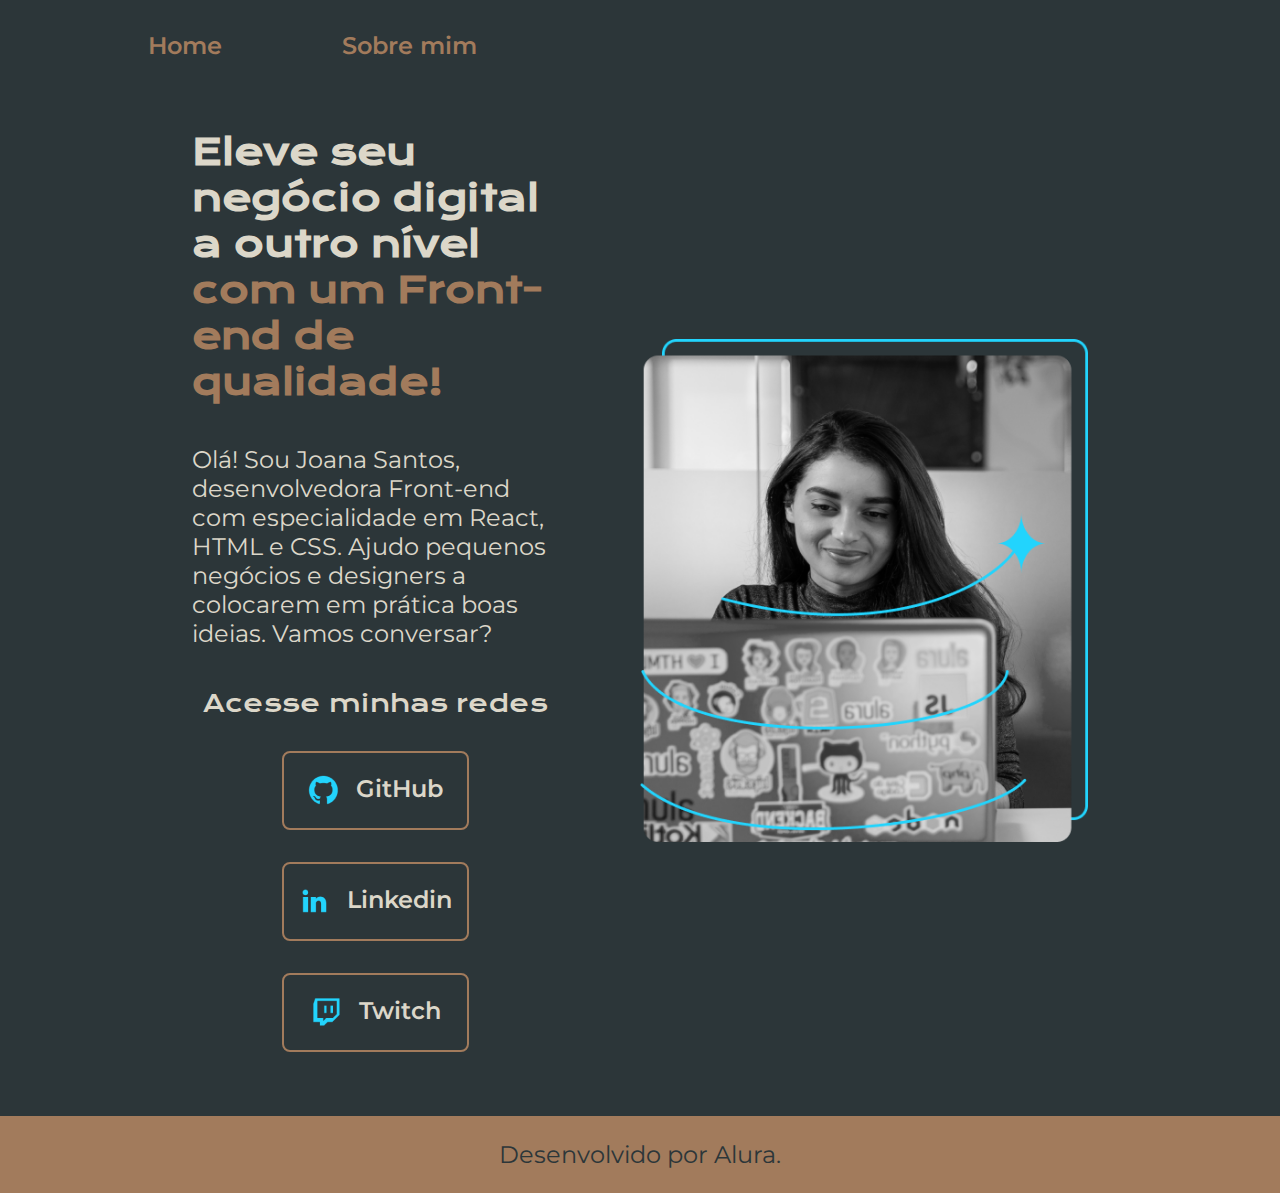
<file: index.html>
<!DOCTYPE html>
<html lang="pt-br">

<head>
    <meta charset="UTF-8">
    <meta http-equiv="X-UA-Compatible" content="IE=edge">
    <meta name="viewport" content="width=device-width, initial-scale=1.0">
    <title>Portifolio</title>
    <link rel="stylesheet" href="styles/style.css">
</head>

<body>
    <header class="cabecalho">
        <nav class="cabecalho__menu">
            <a class="cabecalho__menu__link" href="index.html">Home</a>
            <a class="cabecalho__menu__link" href="about.html">Sobre mim</a>
        </nav>
    </header>
    <main class="apresentacao">
        <section class="apresentacao__conteudo">
            <h1 class="apresentacao__conteudo__titulo">Eleve seu negócio digital a outro nível <strong 
            class="titulo-destaque"> com um Front-end de qualidade!
            </strong></h1>
            <p class="apresentacao__conteudo__texto">Olá! Sou Joana Santos, desenvolvedora
            Front-end com especialidade em React, HTML e
            CSS. Ajudo pequenos negócios e designers a
            colocarem em prática boas ideias. Vamos
            conversar?</p>
            <div class="apresentacao__links">
                <h2 class="apresentacao__links__subtitulo">Acesse minhas redes</h2>
                <a class="apresentacao__links__navegacao" href="https://github.com/guilhermeonrails">
                    <img src="assets/github.png" alt="GitHub">
                    GitHub
                </a>
                <a class="apresentacao__links__navegacao" href="http://linkedin.com.br">
                    <img src="assets/linkedin.png" alt="LinkeDin">
                    Linkedin
                </a>
                <a class="apresentacao__links__navegacao" href="https://twitch.com">
                    <img src="assets/twitch.png" alt="twitch">
                    Twitch
                    
                </a>
            </div>
        </section>
        <img class="apresentacao__imagem" src="assets/Imagem.png" alt="Foto da Joana Santos programando">
    </main>
    <footer class="rodape">
        <p>Desenvolvido por Alura.</p>
    </footer>
</body>

</html>
</file>
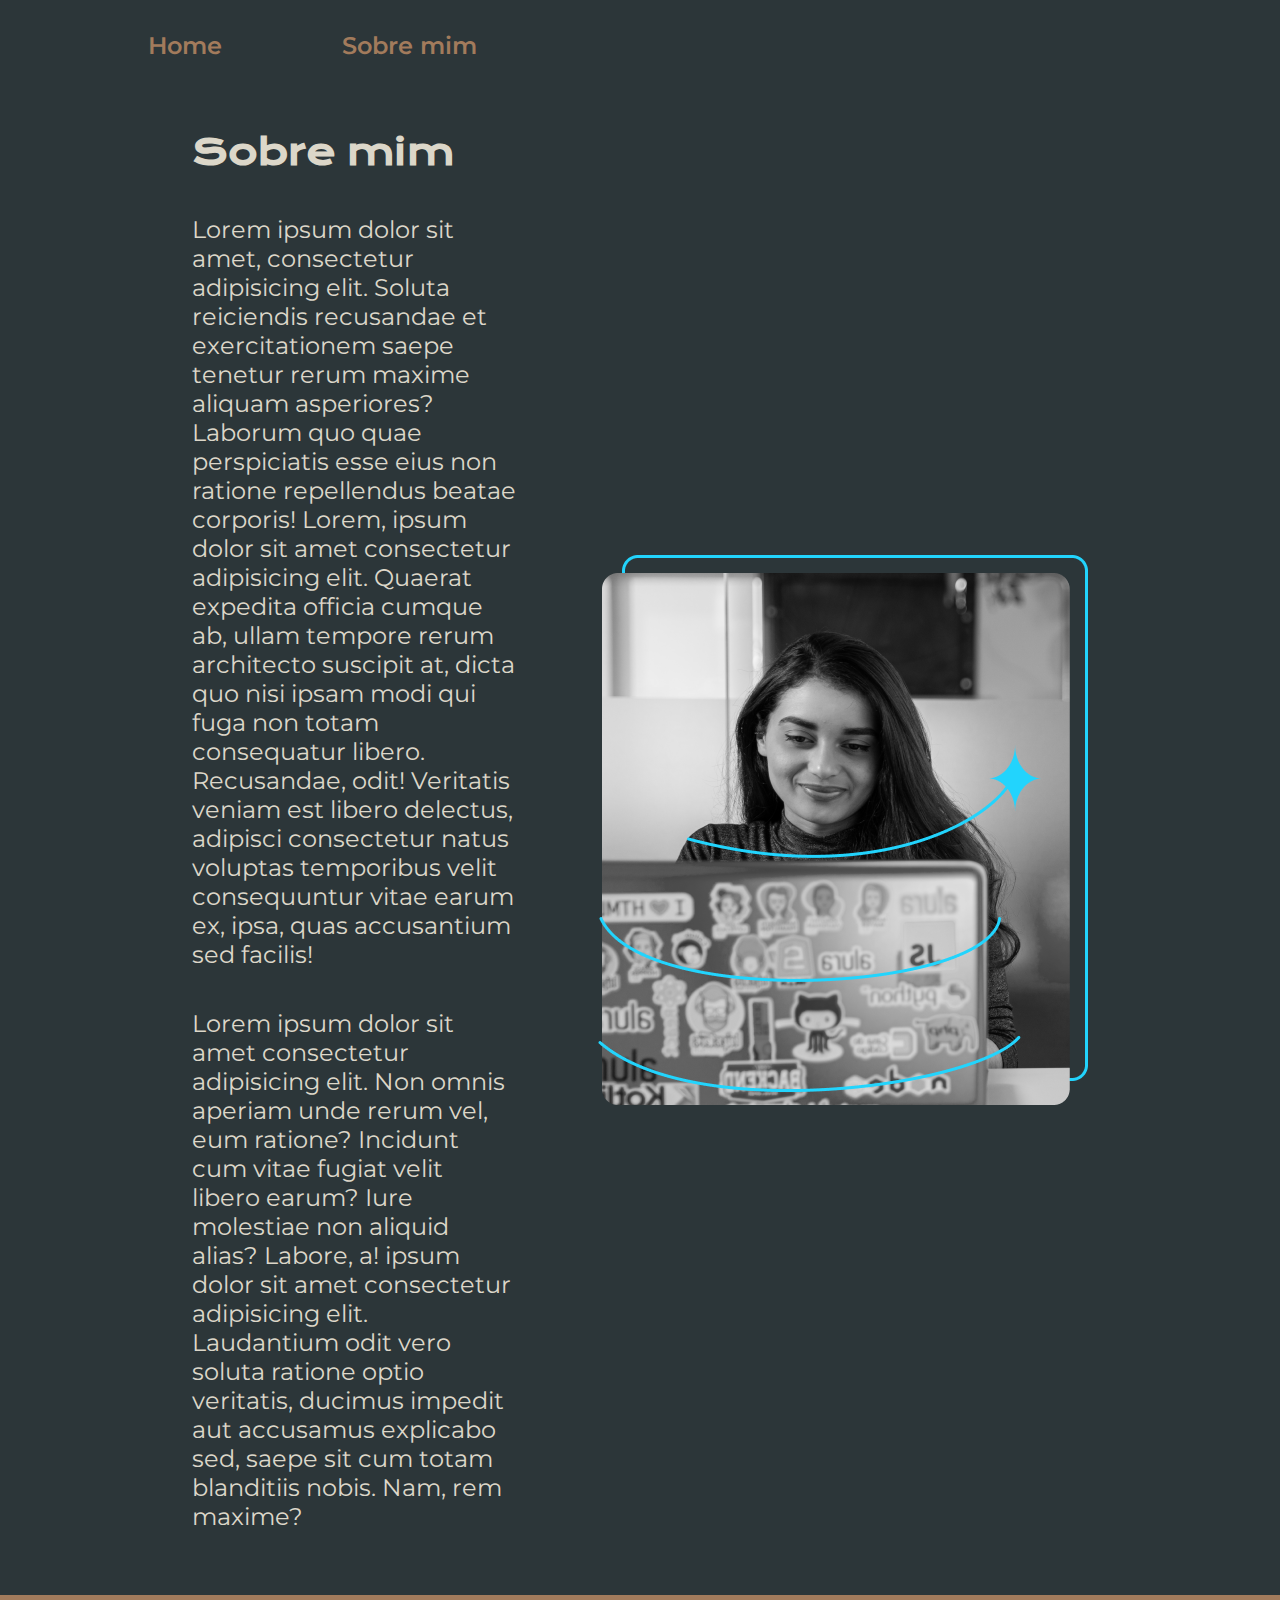
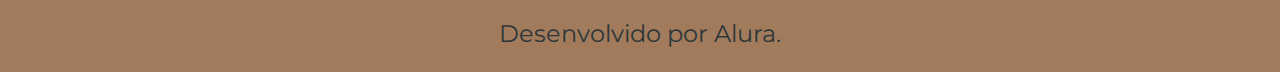
<file: about.html>
<!DOCTYPE html>
<html lang="pt-br">
<head>
    <meta charset="UTF-8">
    <meta name="viewport" content="width=device-width, initial-scale=1.0">
    <title>Sobre mim</title>
    <link rel="stylesheet" href="styles/style.css">
</head>
<body>
    <header class="cabecalho">
        <nav class="cabecalho__menu">
            <a class="cabecalho__menu__link" href="index.html">Home</a>
            <a class="cabecalho__menu__link" href="about.html">Sobre mim</a>
        </nav>
    </header>
    <main class="apresentacao">
        <section class="apresentacao__conteudo">
            <h1 class="apresentacao__conteudo__titulo">Sobre mim</h1>
            <p class="apresentacao__conteudo__texto">Lorem ipsum dolor sit amet, consectetur adipisicing elit. Soluta reiciendis recusandae et exercitationem saepe tenetur rerum maxime aliquam asperiores? Laborum quo quae perspiciatis esse eius non ratione repellendus beatae corporis!
                Lorem, ipsum dolor sit amet consectetur adipisicing elit. Quaerat expedita officia cumque ab, ullam tempore rerum architecto suscipit at, dicta quo nisi ipsam modi qui fuga non totam consequatur libero.
                Recusandae, odit! Veritatis veniam est libero delectus, adipisci consectetur natus voluptas temporibus velit consequuntur vitae earum ex, ipsa, quas accusantium sed facilis!
            </p>
            <p class="apresentacao__conteudo__texto">
                Lorem ipsum dolor sit amet consectetur adipisicing elit. Non omnis aperiam unde rerum vel, eum ratione? Incidunt cum vitae fugiat velit libero earum? Iure molestiae non aliquid alias? Labore, a!
                ipsum dolor sit amet consectetur adipisicing elit. Laudantium odit vero soluta ratione optio veritatis, ducimus impedit aut accusamus explicabo sed, saepe sit cum totam blanditiis nobis. Nam, rem maxime?

            </p>
        </section>
        <img src="assets/Imagem.png" alt="Foto da Joana Santos programando">
    </main>
    <footer class="rodape">
        <p>Desenvolvido por Alura.</p>
    </footer>
</body>
</html>
</file>
<file: styles/style.css>
@import url('https://fonts.googleapis.com/css2?family=Krona+One&family=Montserrat:wght@400;600&display=swap');

:root {
    --cor-primaria: #2c3639;
    --cor-secundaria: #dcd7c9;
    --cor-terciaria: #a27b5c;
    --cor-hover: #3f4e4f;

    --font-principal: 'Krona One', sans-serif;
    --font-secundaria: 'Montserrat',sans-serif;
}


*{
    margin: 0;
    padding: 0;
}

body{
    /* height: 100vh; */
    box-sizing: border-box;
    background-color: var(--cor-primaria);
    color:var(--cor-secundaria);
}

.cabecalho {
    padding: 2% 0 0 10% ;
}

.cabecalho__menu{
    display: flex;
    gap: 80px;
    
}
.cabecalho__menu__link{
    font-family: var(--font-secundaria);
    font-size: 1.5rem;
    color: var(--cor-terciaria);
    font-weight: 600;
    margin: 0 10px;
    padding: 5px 10px; 
    text-decoration: none;
}

.cabecalho__menu__link:hover{
    color: var(--cor-hover);
}



.apresentacao{
    padding:  5% 15%;
    display: flex;
    align-items: center;
    justify-content: space-between;
    gap: 82px;
}
.apresentacao__conteudo{
    width: 50%;
    display: flex;
    flex-direction: column;
    gap: 40px;
}

.apresentacao__conteudo__titulo{
    font-size: 2.25rem;
    font-family: var(--font-principal);
}

.titulo-destaque{
    color:var(--cor-terciaria);
}

.apresentacao__conteudo__texto{
    font-size: 1.5rem;
    font-family: var(--font-secundaria);
}

.apresentacao__links{
    display: flex;
    flex-direction: column;
    justify-content: space-between;
    align-items: center;
    gap: 32px;
}
.apresentacao__links__subtitulo{
    font-family: var(--font-principal);
    font-weight: 400;
    font-size: 1.5rem;
}
.apresentacao__links__navegacao{
    /* background-color: #22D4FD; */
    display: flex;
    justify-content: center;
    gap: 16px;
    border: 2px solid var(--cor-terciaria);
    width: 50%;
    text-align: center;
    border-radius: 8px;
    font-size: 1.5rem;
    font-weight: 600;
    padding: 21.5px 0;
    text-decoration: none;
    color: var(--cor-secundaria);
    font-family: var(--font-secundaria);
}

.apresentacao__links__navegacao:hover{
    background-color: #272727;
    padding: 3%;
    border-color: #007bff;
}

.apresentacao__imagem {
    width: 50%;
}

.rodape {
    padding: 24px;
    color: var(--cor-primaria);
    background-color: var(--cor-terciaria);
    text-align: center;
    font-family: var(--font-secundaria);
    font-size: 1.5rem;
    font-weight: 400;
}

@media (max-width: 1200px) {
    .cabecalho {
        padding: 10%;
    }

    .cabecalho__menu {
        justify-content: center;
    }
    .apresentacao{
        flex-direction: column-reverse;
    }
    .apresentacao__conteudo {
        width: auto;
        padding: 5%;
    }
}
</file>
